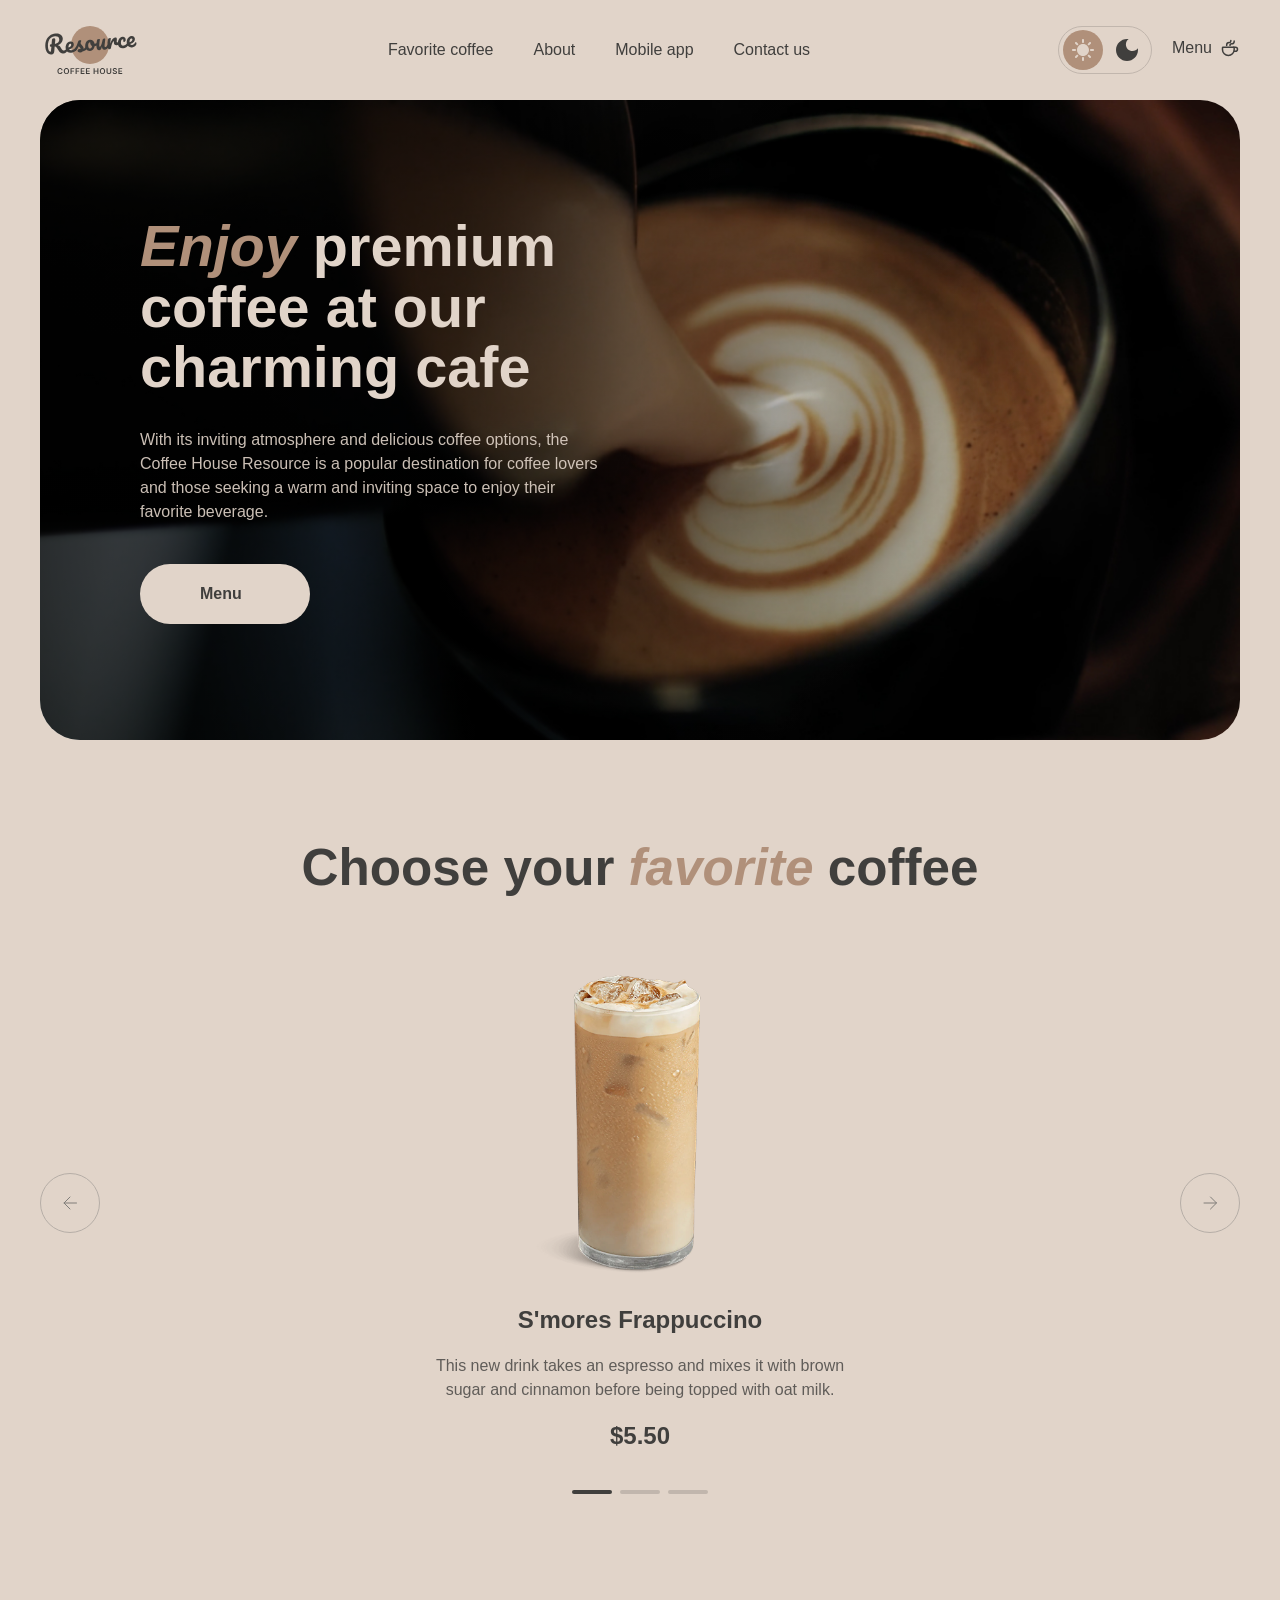
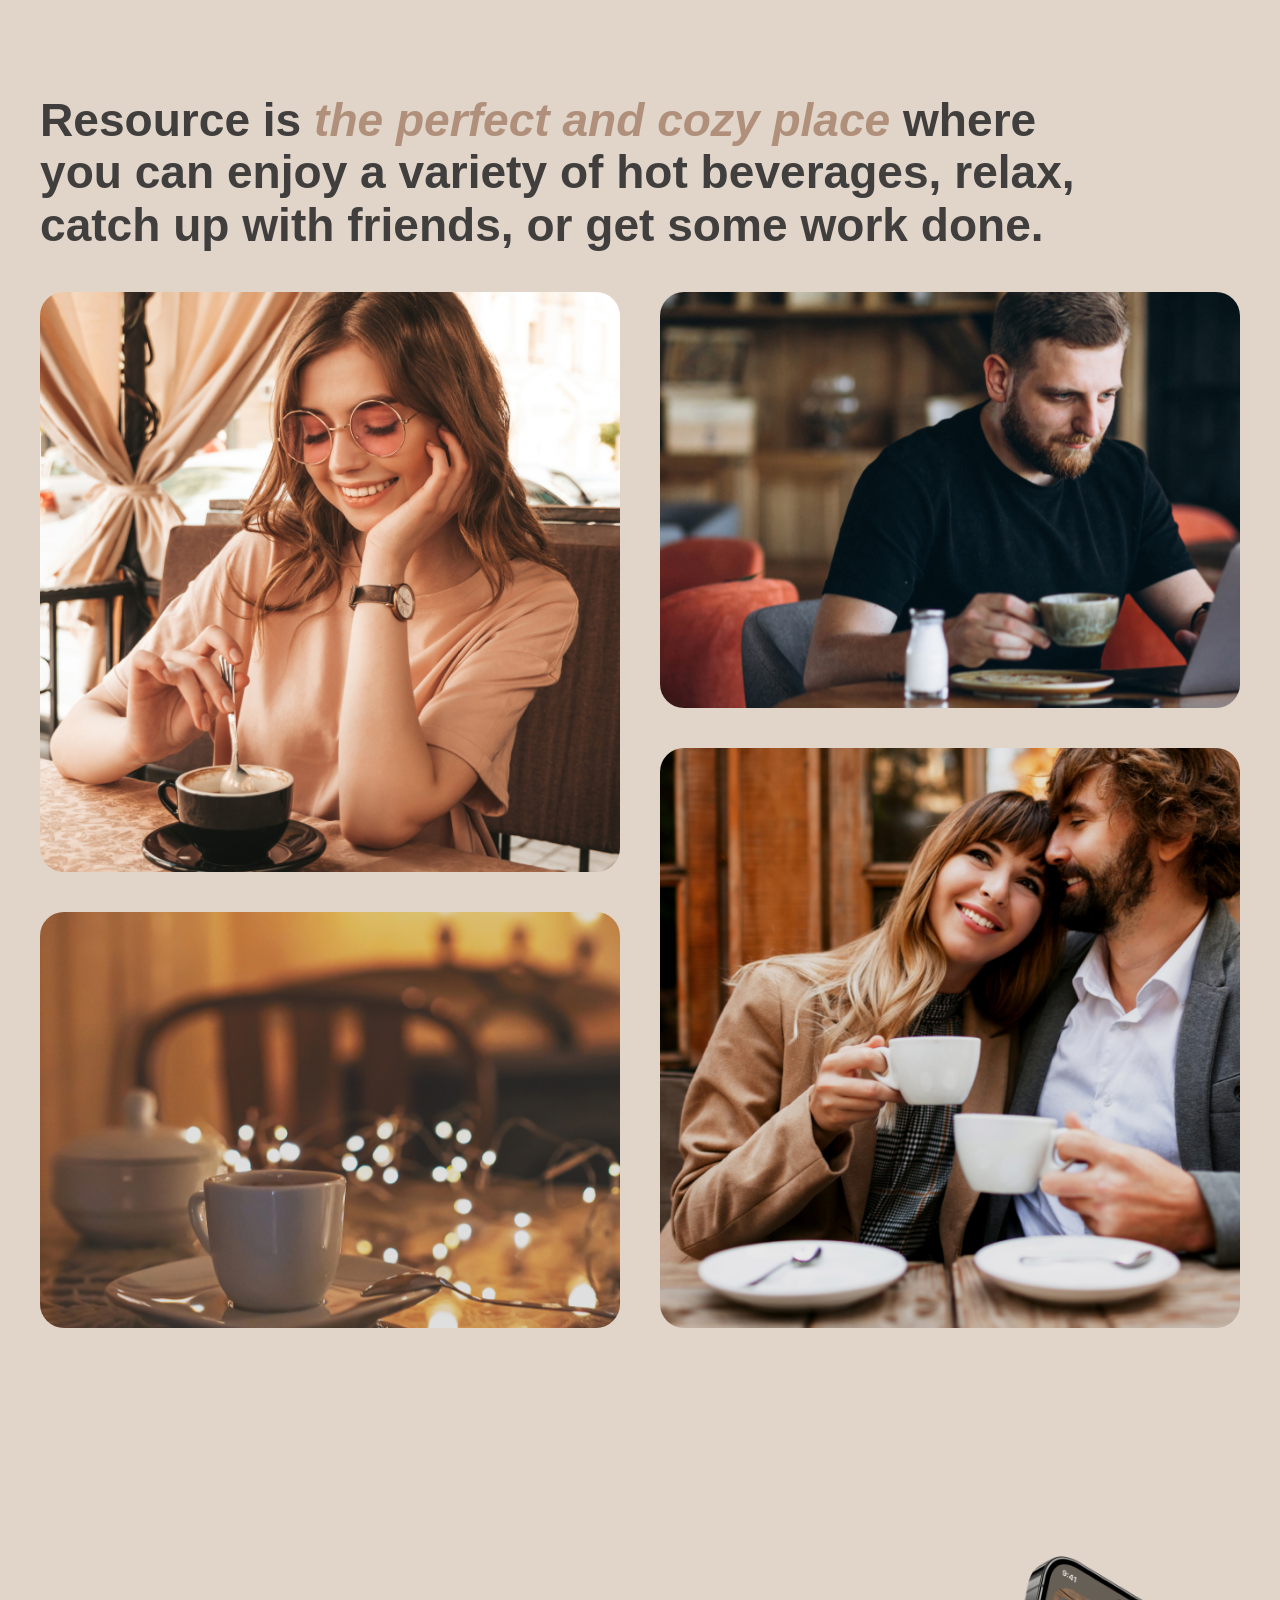
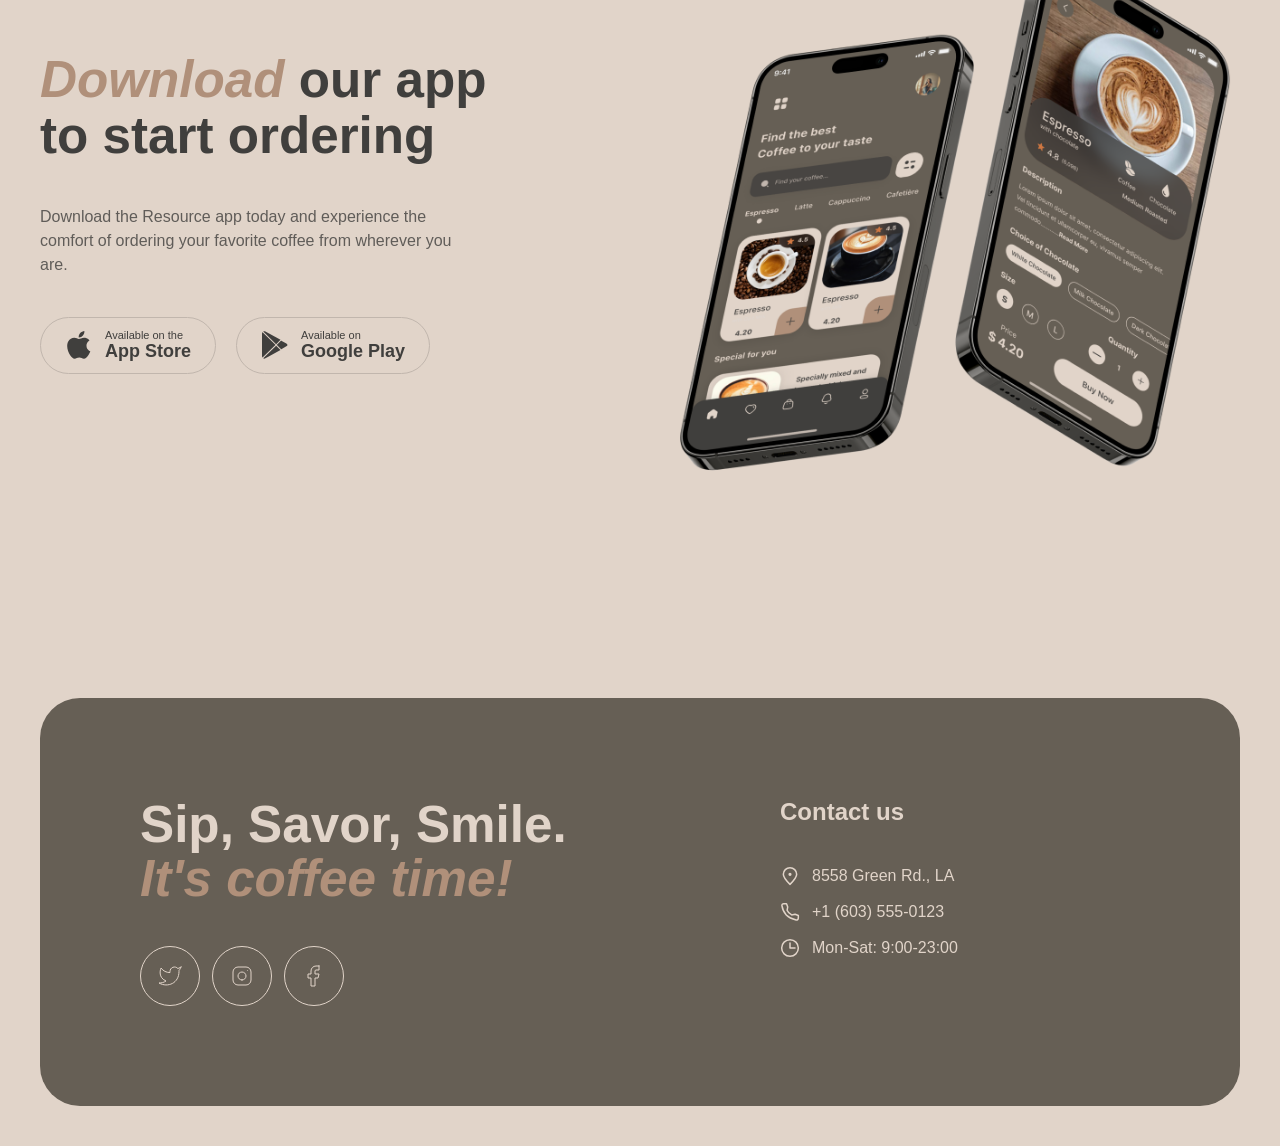
<file: index.html>
<!DOCTYPE html>
<html lang="en">
<head>
  <meta charset="UTF-8">
  <meta name="viewport" content="width=device-width, initial-scale=1.0">
  <title>Coffee House</title>
  <link rel="icon" type="image/svg+xml" href="./img/logo-dark.svg">
  <link rel="stylesheet" href="css/style.css">
</head>
<body>
  <header class="header">
    <div class="container header__container">

      <!-- Логотип -->
      <a href="#" class="header__logo logo" aria-label="Coffee House — на главную">
  <img
    class="logo__image"
    src="./img/logo-light.svg"
    alt="Coffee House"
    width="100"
    height="60"
  >
</a>

      <!-- Основная навигация -->
      <nav class="header__nav" aria-label="Основная навигация">
        <ul class="header__list">
          <li class="header__item">
            <a href="./#slider" class="header__link">Favorite coffee</a>
          </li>
          <li class="header__item">
            <a href="./#about" class="header__link">About</a>
          </li>
          <li class="header__item">
            <a href="./#app" class="header__link">Mobile app</a>
          </li>
          <li class="header__item">
            <a href="./#contacts" class="header__link">Contact us</a>
          </li>
          <li class="header__item header__item--mobile">
            <a href="menu.html" class="header__link">
            Menu<span class="header__nav-icon" aria-hidden="true"></span>
            </a>
          </li>
        </ul>
      </nav>

      <!-- Действия справа -->
      <div class="header__actions">

  <!-- 1. Переключатель темы -->
  <button class="theme-toggle" type="button" aria-label="Переключить светлую и тёмную тему">
    <span class="theme-toggle__icon theme-toggle__icon--sun" aria-hidden="true"></span>
    <span class="theme-toggle__icon theme-toggle__icon--moon" aria-hidden="true"></span>
  </button>

  <!-- 2. Кнопка Menu с чашкой (видна только на десктопе > 768px) -->
<a href="menu.html" class="menu-link">
  <span class="menu-link__text">Menu</span>
  <span class="menu-link__icon" aria-hidden="true"></span>
</a>

  <!-- 3. Круглая кнопка-бургер (видна только ≤ 768px) -->
  <button class="burger" type="button" aria-label="Открыть меню" aria-expanded="false" aria-controls="mobile-menu">
    <span class="burger__lines" aria-hidden="true"></span>
  </button>

</div>
    </div>
  </header>
  <main class="main">
    <section class="hero">
      <div class="container">
        <div class="hero__container">
          <img class="hero__bg" src="./img/hero-coffee.png" alt="" width="1440" height="640" aria-hidden="true">
          <div class="hero__overlay" aria-hidden="true"></div>

          <div class="hero__content">
            <h1 class="hero__title">
              <em class="hero__title-accent">Enjoy</em> premium<br>
              coffee at our<br>
              charming cafe
            </h1>

            <p class="hero__text">
              With its inviting atmosphere and delicious coffee options, the Coffee
              House Resource is a popular destination for coffee lovers and those
              seeking a warm and inviting space to enjoy their favorite beverage.
            </p>

            <a href="menu.html" class="btn hero__btn">
  <span class="btn__text">Menu</span>
  <img class="btn__icon" src="./img/icons/coffee-cup.svg" alt="" width="20" height="20">
</a>
          </div>
        </div>
      </div>
    </section>
<section class="slider container" id="slider">
  <h2 class="slider__title">
    Choose your <em>favorite</em> coffee
  </h2>

  <div class="slider__wrapper">

    <!-- Стрелка назад -->
    <button class="slider__arrow slider__arrow--prev" type="button" aria-label="Предыдущий слайд">
      <img class="slider__arrow-icon" src="./img/icons/arrow-left.svg" alt="" width="24" height="24">
    </button>

    <!-- Область просмотра слайдов -->
    <div class="slider__viewport">
      <ul class="slider__track">

        <!-- Слайд 1 -->
        <li class="slider__slide" data-slide="0">
          <img
            class="slider__image"
            src="./img/slider/smores-frappuccino.png"
            alt="S'mores Frappuccino"
            width="330"
            height="530"
          >
          <h3 class="slider__name">S'mores Frappuccino</h3>
          <p class="slider__desc">
            This new drink takes an espresso and mixes it with brown
            sugar and cinnamon before being topped with oat milk.
          </p>
          <span class="slider__price">$5.50</span>
        </li>

        <!-- Слайд 2 -->
        <li class="slider__slide" data-slide="1">
          <img
            class="slider__image"
            src="./img/slider/caramel-macchiato.png"
            alt="Caramel Macchiato"
            width="330"
            height="530"
          >
          <h3 class="slider__name">Caramel Macchiato</h3>
          <p class="slider__desc">
            Freshly steamed milk with vanilla-flavored syrup marked
            with espresso and topped with a caramel drizzle.
          </p>
          <span class="slider__price">$4.80</span>
        </li>

        <!-- Слайд 3 -->
        <li class="slider__slide" data-slide="2">
          <img
            class="slider__image"
            src="./img/slider/caffe-latte.png"
            alt="Caffe Latte"
            width="330"
            height="530"
          >
          <h3 class="slider__name">Caffe Latte</h3>
          <p class="slider__desc">
            Rich, full-bodied espresso in steamed milk, lightly
            topped with foam and a dusting of cocoa.
          </p>
          <span class="slider__price">$4.20</span>
        </li>

      </ul>
    </div>

    <!-- Стрелка вперёд -->
        <button class="slider__arrow slider__arrow--next" type="button" aria-label="Следующий слайд">
      <img class="slider__arrow-icon" src="./img/icons/arrow-right.svg" alt="" width="24" height="24">
    </button>

  </div>

  <!-- Точки-индикаторы -->
<div class="slider__dots">
  <button
    class="slider__dot slider__dot--active"
    type="button"
    aria-label="Показать слайд 1"
    aria-current="true"
    data-dot="0"
  ></button>
  <button
    class="slider__dot"
    type="button"
    aria-label="Показать слайд 2"
    data-dot="1"
  ></button>
  <button
    class="slider__dot"
    type="button"
    aria-label="Показать слайд 3"
    data-dot="2"
  ></button>
</div>
</section>
<section class="about container" id="about">
  <h2 class="about__title">
    Resource is <em>the perfect and cozy place</em> where
    you can enjoy a variety of hot beverages, relax,
    catch up with friends, or get some work done.
  </h2>

  <div class="about__gallery">

    <!-- Левая колонка -->
    <div class="about__column about__column--left">
      <div class="about__image about__image--tall">
        <img
          src="./img/about/girl-coffee.jpg"
          alt="Woman enjoying coffee in a cozy cafe"
          width="600" height="600"
        >
      </div>
      <div class="about__image about__image--short">
        <img
          src="./img/about/cup-table.jpg"
          alt="Cup of coffee on a wooden table with lights"
          width="600" height="430"
        >
      </div>
    </div>

    <!-- Правая колонка -->
    <div class="about__column about__column--right">
      <div class="about__image about__image--short">
        <img
          src="./img/about/man-laptop.jpg"
          alt="Man drinking coffee while working on a laptop"
          width="600" height="430"
        >
      </div>
      <div class="about__image about__image--tall">
        <img
          src="./img/about/couple-coffee.jpg"
          alt="Couple enjoying coffee together"
          width="600" height="600"
        >
      </div>
    </div>

  </div>
</section>
<section class="app container" id="app">
  <div class="app__content">

    <h2 class="app__title">
      <em>Download</em> our app<br>
      to start ordering
    </h2>

    <p class="app__text">
      Download the Resource app today and experience the comfort
      of ordering your favorite coffee from wherever you are.
    </p>

    <div class="app__stores">

      <!-- App Store -->
      <a href="#" class="app__store-btn" aria-label="Download on the App Store">
        <span class="app__store-icon app__store-icon--apple" aria-hidden="true"></span>
        <span class="app__store-text">
          <span class="app__store-label">Available on the</span>
          <span class="app__store-name">App Store</span>
        </span>
      </a>

      <!-- Google Play -->
      <a href="#" class="app__store-btn" aria-label="Get it on Google Play">
        <span class="app__store-icon app__store-icon--google" aria-hidden="true"></span>
        <span class="app__store-text">
          <span class="app__store-label">Available on</span>
          <span class="app__store-name">Google Play</span>
        </span>
      </a>

    </div>
  </div>

  <div class="app__mockup">
    <img
      class="app__mockup-image"
      src="./img/app/phones-mockup.png"
      alt="Resource app on iPhone"
      width="640"
      height="640"
    >
  </div>
</section>
  </main>
<footer class="footer" id="contacts">
  <div class="container">
    <div class="footer__container">

      <div class="footer__left">
        <h2 class="footer__slogan">
          Sip, Savor, Smile.<br>
          <em class="footer__slogan-accent">It's coffee time!</em>
        </h2>

        <ul class="footer__socials">
          <li class="footer__social-item">
            <a href="#" class="footer__social-link" aria-label="Twitter">
              <img src="./img/icons/social-twitter.svg" alt="" width="24" height="24">
            </a>
          </li>
          <li class="footer__social-item">
            <a href="#" class="footer__social-link" aria-label="Instagram">
              <img src="./img/icons/social-instagram.svg" alt="" width="24" height="24">
            </a>
          </li>
          <li class="footer__social-item">
            <a href="#" class="footer__social-link" aria-label="Facebook">
              <img src="./img/icons/social-facebook.svg" alt="" width="24" height="24">
            </a>
          </li>
        </ul>
      </div>

      <div class="footer__right">
        <h3 class="footer__heading">Contact us</h3>

        <ul class="footer__contacts">
          <li class="footer__contact-item">
            <img class="footer__contact-icon" src="./img/icons/contact-pin.svg" alt="" width="20" height="20">
            <a href="https://maps.google.com/?q=8558+Green+Rd,+LA" target="_blank" rel="noopener" class="footer__contact-text footer__contact-link">8558 Green Rd., LA</a>
          </li>
          <li class="footer__contact-item">
            <img class="footer__contact-icon" src="./img/icons/contact-phone.svg" alt="" width="20" height="20">
            <a href="tel:+16035550123" class="footer__contact-text footer__contact-link">+1 (603) 555-0123</a>
          </li>
          <li class="footer__contact-item">
            <img class="footer__contact-icon" src="./img/icons/contact-clock.svg" alt="" width="20" height="20">
            <a href="#" class="footer__contact-text footer__contact-link">Mon-Sat: 9:00-23:00</a>
          </li>
        </ul>
      </div>

    </div>
  </div>
</footer>
<script src="./js/script.js" defer></script>
</body>
</html>
</file>
<file: css/style.css>
@charset "UTF-8";
/*! modern-normalize v3.0.1 | MIT License | https://github.com/sindresorhus/modern-normalize */
/*
Document
========
*/
/**
Use a better box model (opinionated).
*/
*,
::before,
::after {
  box-sizing: border-box;
}

html {
  /* Improve consistency of default fonts in all browsers. (https://github.com/sindresorhus/modern-normalize/issues/3) */
  font-family: system-ui, "Segoe UI", Roboto, Helvetica, Arial, sans-serif, "Apple Color Emoji", "Segoe UI Emoji";
  line-height: 1.15; /* 1. Correct the line height in all browsers. */
  -webkit-text-size-adjust: 100%; /* 2. Prevent adjustments of font size after orientation changes in iOS. */
  tab-size: 4; /* 3. Use a more readable tab size (opinionated). */
}

/*
Sections
========
*/
body {
  margin: 0; /* Remove the margin in all browsers. */
}

/*
Text-level semantics
====================
*/
/**
Add the correct font weight in Chrome and Safari.
*/
b,
strong {
  font-weight: bolder;
}

/**
1. Improve consistency of default fonts in all browsers. (https://github.com/sindresorhus/modern-normalize/issues/3)
2. Correct the odd 'em' font sizing in all browsers.
*/
code,
kbd,
samp,
pre {
  font-family: ui-monospace, SFMono-Regular, Consolas, "Liberation Mono", Menlo, monospace; /* 1 */
  font-size: 1em; /* 2 */
}

/**
Add the correct font size in all browsers.
*/
small {
  font-size: 80%;
}

/**
Prevent 'sub' and 'sup' elements from affecting the line height in all browsers.
*/
sub,
sup {
  font-size: 75%;
  line-height: 0;
  position: relative;
  vertical-align: baseline;
}

sub {
  bottom: -0.25em;
}

sup {
  top: -0.5em;
}

/*
Tabular data
============
*/
/**
Correct table border color inheritance in Chrome and Safari. (https://issues.chromium.org/issues/40615503, https://bugs.webkit.org/show_bug.cgi?id=195016)
*/
table {
  border-color: currentcolor;
}

/*
Forms
=====
*/
/**
1. Change the font styles in all browsers.
2. Remove the margin in Firefox and Safari.
*/
button,
input,
optgroup,
select,
textarea {
  font-family: inherit; /* 1 */
  font-size: 100%; /* 1 */
  line-height: 1.15; /* 1 */
  margin: 0; /* 2 */
}

/**
Correct the inability to style clickable types in iOS and Safari.
*/
button,
[type=button],
[type=reset],
[type=submit] {
  -webkit-appearance: button;
}

/**
Remove the padding so developers are not caught out when they zero out 'fieldset' elements in all browsers.
*/
legend {
  padding: 0;
}

/**
Add the correct vertical alignment in Chrome and Firefox.
*/
progress {
  vertical-align: baseline;
}

/**
Correct the cursor style of increment and decrement buttons in Safari.
*/
::-webkit-inner-spin-button,
::-webkit-outer-spin-button {
  height: auto;
}

/**
1. Correct the odd appearance in Chrome and Safari.
2. Correct the outline style in Safari.
*/
[type=search] {
  -webkit-appearance: textfield; /* 1 */
  outline-offset: -2px; /* 2 */
}

/**
Remove the inner padding in Chrome and Safari on macOS.
*/
::-webkit-search-decoration {
  -webkit-appearance: none;
}

/**
1. Correct the inability to style clickable types in iOS and Safari.
2. Change font properties to 'inherit' in Safari.
*/
::-webkit-file-upload-button {
  -webkit-appearance: button; /* 1 */
  font: inherit; /* 2 */
}

/*
Interactive
===========
*/
/*
Add the correct display in Chrome and Safari.
*/
summary {
  display: list-item;
}

h1 {
  font-size: clamp(28px, 5vw, 72px);
  font-weight: 600;
  line-height: 1.05;
  margin: 0;
}

h2 {
  font-size: clamp(26px, 4vw, 60px);
  font-weight: 600;
  line-height: 1.1;
  margin: 0;
}

h3 {
  font-size: 24px;
  font-weight: 600;
  margin: 0;
}

p {
  font-size: 16px;
  line-height: 1.5;
  margin: 0;
}

em {
  font-style: italic;
  font-weight: 600;
  color: var(--text-accent);
}

html {
  scroll-behavior: smooth;
}

body {
  display: flex;
  flex-direction: column;
  min-height: 100vh;
  font-family: "Inter", sans-serif;
  background: var(--bg-page);
  color: var(--text-primary);
  transition: background 0.3s ease, color 0.3s ease;
}

body.no-scroll {
  overflow: hidden;
  touch-action: none;
}

main {
  flex: 1 0 auto;
}

header,
footer {
  flex: 0 0 auto;
}

.container {
  width: 100%;
  max-width: 1360px;
  margin: 0 auto;
  padding-inline: 40px;
}

@media (max-width: 768px) {
  .container {
    padding-inline: 24px;
  }
}
@media (max-width: 380px) {
  .container {
    padding-inline: 16px;
  }
}
img {
  max-width: 100%;
  height: auto;
  display: block;
}

ul {
  list-style: none;
  margin: 0;
  padding: 0;
}

a {
  color: inherit;
  text-decoration: none;
}

button {
  font: inherit;
  cursor: pointer;
  background: none;
  border: none;
  color: inherit;
}

section[id] {
  scroll-margin-top: 100px;
}

/* ============ LIGHT THEME (по умолчанию) ============ */
:root,
[data-theme=light] {
  /* Text */
  --text-primary: #403F3D;
  --text-inverse: #E1D4C9;
  --text-accent: #B0907A;
  /* Background */
  --bg-page: #E1D4C9;
  --bg-container: #665F55;
  --bg-overlay: rgba(64, 63, 61, 0.8); /* #403F3D @ 80% */
  /* Border */
  --border-primary: #C1B6AD;
  --border-inverse: #B6AEA7;
  /* Inverse surface — для активных pill-кнопок и т.п. */
  --surface-inverse: #403F3D;
  --on-surface-inverse: #E1D4C9;
  --icon-on-surface: #E1D4C9;
  /* Алиасы для удобства */
  --bg: var(--bg-page);
  --text: var(--text-primary);
  --accent: var(--text-accent);
  --border: var(--border-primary);
}

/* ============ DARK THEME ============ */
[data-theme=dark] {
  /* Text */
  --text-primary: #E1D4C9;
  --text-inverse: #E1D4C9;
  --text-accent: #B0907A;
  /* Background */
  --bg-page: #292826;
  --bg-container: rgba(64, 63, 61, 0.3); /* #403F3D @ 30% */
  --bg-overlay: rgba(41, 40, 38, 0.8); /* #292826 @ 80% */
  /* Border */
  --border-primary: #665F55;
  --border-inverse: #C1B6AD;
  /* Inverse surface */
  --surface-inverse: #E1D4C9;
  --on-surface-inverse: #403F3D;
  --icon-on-surface: #403F3D;
  /* Алиасы */
  --bg: var(--bg-page);
  --text: var(--text-primary);
  --accent: var(--text-accent);
  --border: var(--border-primary);
}

.header {
  position: sticky;
  top: 0;
  z-index: 100;
  padding-block: 20px;
  background: var(--bg-page);
  transition: background 0.3s ease;
}
.header__container {
  display: flex;
  align-items: center;
  justify-content: space-between;
  gap: 40px;
}
.header__logo {
  flex-shrink: 0;
  display: flex;
  align-items: center;
  transition: opacity 0.2s ease;
}
.header__logo:hover, .header__logo:focus-visible {
  opacity: 0.7;
}
.header__nav {
  flex: 1;
  display: flex;
  justify-content: center;
}
.header__list {
  display: flex;
  align-items: center;
  gap: 40px;
}
.header__item--mobile {
  display: none;
}
.header__link {
  position: relative;
  font-size: 16px;
  font-weight: 500;
  color: var(--text-primary);
  transition: color 0.2s ease;
}
.header__link::after {
  content: "";
  position: absolute;
  left: 0;
  bottom: -4px;
  width: 100%;
  height: 1px;
  background: var(--text-primary);
  transform: scaleX(0);
  transform-origin: left;
  transition: transform 0.3s ease;
}
.header__link:hover::after, .header__link:focus-visible::after {
  transform: scaleX(1);
}
.header__actions {
  display: flex;
  align-items: center;
  gap: 20px;
  flex-shrink: 0;
}

.logo__image {
  display: block;
  width: 100px;
  height: auto;
  transition: opacity 0.3s ease;
}

[data-theme=dark] .logo__image {
  content: url("../img/logo-dark.svg");
}

.theme-toggle {
  position: relative;
  display: inline-flex;
  align-items: center;
  gap: 4px;
  height: 48px;
  padding: 4px;
  border: 1px solid var(--border-primary);
  border-radius: 100px;
  background: var(--bg-page);
  cursor: pointer;
  transition: border-color 0.3s ease, background 0.3s ease;
}
.theme-toggle:hover {
  border-color: var(--text-accent);
}
.theme-toggle__icon {
  position: relative;
  display: flex;
  align-items: center;
  justify-content: center;
  width: 40px;
  height: 40px;
  border-radius: 50%;
  background: transparent;
  transition: background 0.3s ease;
}
.theme-toggle__icon::before {
  content: "";
  display: block;
  width: 22px;
  height: 22px;
  background-color: currentColor;
  -webkit-mask: var(--icon) center/contain no-repeat;
  mask: var(--icon) center/contain no-repeat;
  transition: background-color 0.3s ease;
}
.theme-toggle__icon--sun {
  --icon: url('../img/icons/sun.svg');
  color: var(--text-inverse);
  background: var(--text-accent);
}
.theme-toggle__icon--moon {
  --icon: url('../img/icons/moon.svg');
  color: var(--text-primary);
  background: transparent;
}
.theme-toggle:hover .theme-toggle__icon--moon {
  background: var(--bg-container);
  color: var(--text-inverse);
}
[data-theme=dark] .theme-toggle .theme-toggle__icon--sun {
  background: transparent;
  color: var(--text-primary);
}
[data-theme=dark] .theme-toggle .theme-toggle__icon--moon {
  background: var(--text-accent);
  color: var(--text-inverse);
}
[data-theme=dark] .theme-toggle:hover .theme-toggle__icon--sun {
  background: var(--bg-container);
  color: var(--text-inverse);
}

.menu-link {
  position: relative;
  display: inline-flex;
  align-items: center;
  gap: 8px;
  padding-bottom: 4px;
  font-size: 16px;
  font-weight: 500;
  color: var(--text-primary);
  transition: color 0.2s ease;
}
.menu-link::after {
  content: "";
  position: absolute;
  left: 0;
  right: 0;
  bottom: 0;
  height: 1px;
  background: currentColor;
  transform: scaleX(0);
  transform-origin: left center;
  transition: transform 0.3s ease;
}
.menu-link__text {
  line-height: 1;
}
.menu-link__icon {
  display: inline-block;
  flex-shrink: 0;
  width: 20px;
  height: 20px;
  background-color: currentColor;
  -webkit-mask: url("../img/icons/coffee-cup.svg") center/contain no-repeat;
  mask: url("../img/icons/coffee-cup.svg") center/contain no-repeat;
}
.menu-link:hover::after, .menu-link:focus-visible::after {
  transform: scaleX(1);
}

@media (max-width: 768px) {
  .menu-link {
    display: none;
  }
}
.burger {
  display: none;
  align-items: center;
  justify-content: center;
  width: 44px;
  height: 44px;
  padding: 0;
  border-radius: 50%;
  color: var(--text-primary);
  transition: background 0.2s ease, color 0.2s ease;
}
.burger:hover, .burger:focus-visible {
  background: var(--bg-container);
  color: var(--text-inverse);
}
.burger__icon {
  display: flex;
  align-items: center;
  justify-content: center;
}
.burger__icon svg {
  display: block;
}
.burger__icon--open {
  display: none;
}
.burger__icon--close {
  display: flex;
}
.burger[aria-expanded=true] .burger__icon--open {
  display: flex;
}
.burger[aria-expanded=true] .burger__icon--close {
  display: none;
}

.burger {
  position: relative;
  display: none;
  align-items: center;
  justify-content: center;
  width: 44px;
  height: 44px;
  padding: 0;
  border: 1px solid var(--border-primary);
  border-radius: 50%;
  background: transparent;
  color: var(--text-primary);
  transition: background 0.3s ease, border-color 0.3s ease, color 0.3s ease;
}
.burger:hover, .burger:focus-visible {
  border-color: var(--text-accent);
  background: var(--bg-container);
  color: var(--text-inverse);
}
.burger__lines {
  position: absolute;
  top: 50%;
  left: 50%;
  width: 16px;
  transform: translate(-50%, -50%);
  border-radius: 2px;
  background: currentColor;
  transition: background 0.3s ease, transform 0.3s ease;
}
.burger__lines::before {
  content: "";
  position: absolute;
  left: 0;
  top: -5px;
  width: 100%;
  height: 2px;
  border-radius: 2px;
  background: currentColor;
  transition: transform 0.3s ease, top 0.3s ease;
}
.burger__lines::after {
  content: "";
  position: absolute;
  left: 0;
  top: 5px;
  width: 100%;
  height: 2px;
  border-radius: 2px;
  background: currentColor;
  transition: transform 0.3s ease, top 0.3s ease;
}
.burger[aria-expanded=true] .burger__lines {
  background: transparent;
}
.burger[aria-expanded=true] .burger__lines::before {
  top: 0;
  transform: rotate(45deg);
}
.burger[aria-expanded=true] .burger__lines::after {
  top: 0;
  transform: rotate(-45deg);
}

@media (max-width: 768px) {
  .header__container {
    gap: 20px;
  }
  .header__actions {
    gap: 16px;
  }
  .header__nav-icon {
    display: inline-block;
    vertical-align: middle;
    margin-left: 8px;
    width: 20px;
    height: 20px;
    background-color: currentColor;
    -webkit-mask: url("../img/icons/coffee-cup.svg") center/contain no-repeat;
    mask: url("../img/icons/coffee-cup.svg") center/contain no-repeat;
  }
  .header__nav {
    position: fixed;
    inset: 0;
    z-index: -1;
    display: flex;
    align-items: center;
    justify-content: center;
    padding: 100px 24px 40px;
    background: var(--bg-page);
    overflow-y: auto;
    transform: translateX(100%);
    transition: transform 0.3s ease;
  }
  .header__nav.is-open {
    transform: translateX(0);
  }
  .header__list {
    flex-direction: column;
    gap: 24px;
    text-align: center;
  }
  .header__item--mobile {
    display: block;
  }
  .header__link {
    font-size: 24px;
    font-weight: 500;
  }
  .header__link::after {
    display: none;
  }
  .burger {
    display: inline-flex;
  }
}
@media (max-width: 380px) {
  .header {
    padding-block: 16px;
  }
}
.hero__container {
  position: relative;
  display: flex;
  flex-direction: column;
  justify-content: center;
  min-height: 640px;
  padding: 100px;
  overflow: hidden;
  border-radius: 40px;
}
.hero__bg {
  position: absolute;
  inset: 0;
  width: 100%;
  height: 100%;
  object-fit: cover;
  z-index: 0;
}
.hero__overlay {
  position: absolute;
  inset: 0;
  z-index: 1;
  background: linear-gradient(90deg, rgba(0, 0, 0, 0.75) 0%, rgba(0, 0, 0, 0.55) 35%, rgba(0, 0, 0, 0.15) 65%, rgba(0, 0, 0, 0) 85%);
}
.hero__content {
  position: relative;
  z-index: 2;
  display: flex;
  flex-direction: column;
  gap: 30px;
  max-width: 530px;
  color: var(--text-inverse);
}
.hero__title {
  font-size: clamp(38px, 4.5vw, 64px);
  font-weight: 600;
  line-height: 1.05;
  color: var(--text-inverse);
}
.hero__title-accent {
  font-style: italic;
  font-weight: 600;
  color: var(--text-accent);
}
.hero__text {
  font-size: 16px;
  line-height: 1.5;
  color: var(--text-inverse);
  opacity: 0.9;
  max-width: 460px;
}
.hero__btn {
  align-self: flex-start;
  margin-top: 10px;
}

@media (max-width: 768px) {
  .hero__container {
    min-height: 540px;
    padding: 60px 40px;
  }
  .hero__content, .hero__text {
    max-width: 100%;
  }
}
@media (max-width: 380px) {
  .hero__container {
    min-height: 460px;
    padding: 40px 24px;
  }
  .hero__title {
    font-size: clamp(32px, 8vw, 42px);
  }
}
.btn {
  display: inline-flex;
  align-items: center;
  justify-content: center;
  gap: 8px;
  padding: 20px 60px;
  font-size: 16px;
  font-weight: 600;
  line-height: 1;
  color: var(--text-primary);
  background: var(--bg-page);
  border: none;
  border-radius: 100px;
  cursor: pointer;
  transition: background 0.3s ease, color 0.3s ease;
}
.btn__text {
  display: inline-block;
  transition: transform 0.3s ease;
}
.btn__icon {
  display: block;
  width: 20px;
  height: 20px;
  width: 0;
  margin-left: 0;
  opacity: 0;
  transform: translateX(-8px);
  transition: width 0.3s ease, margin-left 0.3s ease, opacity 0.3s ease, transform 0.3s ease;
}
.btn:hover, .btn:focus-visible {
  background: var(--text-inverse);
  color: var(--on-surface-inverse);
}
.btn:hover .btn__icon, .btn:focus-visible .btn__icon {
  width: 20px;
  margin-left: 4px;
  opacity: 1;
  transform: translateX(0);
}

.slider {
  padding-block: 100px;
}
.slider__title {
  text-align: center;
  margin-bottom: 60px;
  font-size: clamp(32px, 4vw, 60px);
  font-weight: 600;
  line-height: 1.1;
  color: var(--text-primary);
}
.slider__title em {
  font-style: italic;
  font-weight: 600;
  color: var(--text-accent);
}
.slider__wrapper {
  display: flex;
  align-items: center;
  justify-content: space-between;
  gap: 40px;
}
.slider__arrow {
  display: flex;
  align-items: center;
  justify-content: center;
  flex-shrink: 0;
  width: 60px;
  height: 60px;
  padding: 0;
  background: transparent;
  border: 1px solid var(--border-inverse);
  border-radius: 50%;
  cursor: pointer;
  transition: background 0.3s ease, border-color 0.3s ease;
}
.slider__arrow-icon {
  display: block;
  width: 24px;
  height: 24px;
  filter: brightness(2);
  transition: filter 0.3s ease;
}
.slider__arrow:hover, .slider__arrow:focus-visible {
  background: var(--bg-container);
  border-color: var(--bg-container);
}
.slider__arrow:hover .slider__arrow-icon, .slider__arrow:focus-visible .slider__arrow-icon {
  filter: invert(1) brightness(2);
}
.slider__viewport {
  flex: 1;
  max-width: 480px;
  margin-inline: auto;
  overflow: hidden;
}
.slider__track {
  display: flex;
  transition: transform 0.3s ease;
}
.slider__slide {
  flex: 0 0 100%;
  display: flex;
  flex-direction: column;
  align-items: center;
  text-align: center;
  gap: 20px;
}
.slider__image {
  width: 100%;
  max-width: 330px;
  height: auto;
  object-fit: contain;
}
.slider__name {
  font-size: 24px;
  font-weight: 600;
  color: var(--text-primary);
}
.slider__desc {
  font-size: 16px;
  line-height: 1.5;
  color: var(--text-primary);
  opacity: 0.8;
  max-width: 420px;
}
.slider__price {
  font-size: 24px;
  font-weight: 600;
  color: var(--text-primary);
}
.slider__dots {
  display: flex;
  justify-content: center;
  gap: 8px;
  margin-top: 40px;
}
.slider__dot {
  width: 40px;
  height: 4px;
  padding: 0;
  border: none;
  border-radius: 2px;
  background: var(--border-primary);
  cursor: pointer;
  transition: background 0.3s ease, width 0.3s ease;
}
.slider__dot:hover, .slider__dot:focus-visible {
  background: var(--text-accent);
}
.slider__dot--active {
  background: var(--text-primary);
}

@media (max-width: 768px) {
  .slider {
    padding-block: 60px;
  }
  .slider__title {
    margin-bottom: 40px;
  }
  .slider__wrapper {
    gap: 20px;
  }
  .slider__arrow {
    display: none;
    width: 48px;
    height: 48px;
  }
  .slider__arrow svg {
    width: 20px;
    height: 20px;
  }
  .slider__image {
    max-width: 260px;
  }
  .slider__name {
    font-size: 20px;
  }
  .slider__price {
    font-size: 20px;
  }
}
@media (max-width: 380px) {
  .slider {
    padding-block: 40px;
  }
  .slider__wrapper {
    flex-direction: column-reverse;
    gap: 24px;
  }
  .slider__viewport {
    max-width: 100%;
  }
  .slider__image {
    max-width: 220px;
  }
  .slider__desc {
    font-size: 14px;
  }
}
.about {
  padding-block: 100px;
}
.about__title {
  font-size: clamp(28px, 3.6vw, 60px);
  font-weight: 600;
  line-height: 1.15;
  color: var(--text-primary);
  max-width: 1060px;
  margin-bottom: 40px;
}
.about__title em {
  font-style: italic;
  font-weight: 600;
  color: var(--text-accent);
}
.about__gallery {
  display: grid;
  grid-template-columns: 1fr 1fr;
  gap: 40px;
}
.about__column {
  display: flex;
  flex-direction: column;
  gap: 40px;
}
.about__image {
  position: relative;
  overflow: hidden;
  border-radius: 24px;
  cursor: pointer;
}
.about__image--tall {
  aspect-ratio: 1/1;
}
.about__image--short {
  aspect-ratio: 600/430;
}
.about__image img {
  width: 100%;
  height: 100%;
  object-fit: cover;
  display: block;
  transform: scale(1.1);
  transform-origin: center center;
  will-change: transform;
  transition: transform 0.3s ease;
}
.about__image:hover img {
  transform: scale(1);
}

@media (max-width: 768px) {
  .about {
    padding-block: 60px;
  }
  .about__title {
    margin-bottom: 32px;
  }
  .about__gallery {
    gap: 24px;
  }
  .about__column {
    gap: 24px;
  }
}
@media (max-width: 380px) {
  .about {
    padding-block: 40px;
  }
  .about__gallery {
    grid-template-columns: 1fr;
    gap: 20px;
  }
  .about__column {
    gap: 20px;
  }
  .about__image--tall {
    aspect-ratio: 4/3;
  }
  .about__image--short {
    aspect-ratio: 4/3;
  }
}
.app {
  display: flex;
  align-items: center;
  justify-content: space-between;
  gap: 60px;
  padding-block: 100px;
}
.app__content {
  display: flex;
  flex-direction: column;
  gap: 40px;
  flex: 1 1 480px;
  min-width: 0;
  max-width: 630px;
}
.app__title {
  font-size: clamp(32px, 4vw, 60px);
  font-weight: 600;
  line-height: 1.1;
  color: var(--text-primary);
}
.app__title em {
  font-style: italic;
  font-weight: 600;
  color: var(--text-accent);
}
.app__text {
  font-size: 16px;
  line-height: 1.5;
  color: var(--text-primary);
  opacity: 0.8;
  max-width: 420px;
}
.app__stores {
  display: flex;
  flex-wrap: wrap;
  gap: 20px;
}
.app__store-btn {
  display: inline-flex;
  align-items: center;
  gap: 12px;
  padding: 11px 24px;
  background: transparent;
  border: 1px solid var(--border-primary);
  border-radius: 100px;
  color: var(--text-primary);
  transition: background 0.3s ease, border-color 0.3s ease, color 0.3s ease;
}
.app__store-btn:hover, .app__store-btn:focus-visible {
  background: var(--bg-container);
  border-color: var(--bg-container);
  color: var(--text-inverse);
}
.app__store-icon {
  display: block;
  width: 28px;
  height: 28px;
  flex-shrink: 0;
}
.app__store-icon::before {
  content: "";
  display: block;
  width: 100%;
  height: 100%;
  background-color: currentColor;
  -webkit-mask: var(--icon) center/contain no-repeat;
  mask: var(--icon) center/contain no-repeat;
  transition: background-color 0.3s ease;
}
.app__store-icon--apple {
  --icon: url('../img/icons/store-apple.svg');
}
.app__store-icon--google {
  --icon: url('../img/icons/store-google-play.svg');
}
.app__store-text {
  display: flex;
  flex-direction: column;
  line-height: 1.15;
  text-align: left;
}
.app__store-label {
  font-size: 11px;
  font-weight: 400;
}
.app__store-name {
  font-size: 18px;
  font-weight: 600;
}
.app__mockup {
  flex: 1 1 480px;
  min-width: 0;
  max-width: 640px;
  display: flex;
  align-items: center;
  justify-content: center;
}
.app__mockup-image {
  display: block;
  width: 100%;
  height: auto;
  max-width: 640px;
}

@media (max-width: 768px) {
  .app {
    flex-direction: column;
    align-items: stretch;
    gap: 32px;
    padding-block: 60px;
  }
  .app__content {
    flex: 1 1 auto;
    max-width: 100%;
    align-items: flex-start;
    text-align: left;
    gap: 24px;
  }
  .app__title {
    font-size: clamp(28px, 5vw, 44px);
  }
  .app__text {
    max-width: 100%;
  }
  .app__stores {
    justify-content: center;
    flex-wrap: wrap;
  }
  .app__mockup {
    flex: 1 1 auto;
    max-width: 100%;
  }
  .app__mockup-image {
    max-width: 480px;
    margin-inline: auto;
  }
}
@media (max-width: 380px) {
  .app {
    padding-block: 40px;
  }
  .app__title {
    font-size: clamp(26px, 8vw, 36px);
  }
  .app__stores {
    flex-direction: column;
    align-items: stretch;
    width: 100%;
  }
  .app__store-btn {
    justify-content: center;
  }
  .app__mockup-image {
    max-width: 320px;
  }
}
.menu-page {
  padding-block: 20px;
}
.menu-page__title {
  font-size: clamp(28px, 4vw, 60px);
  font-weight: 600;
  line-height: 1.15;
  color: var(--text-primary);
  text-align: center;
  max-width: 900px;
  margin: 0 auto 60px;
}
.menu-page__title em {
  font-style: italic;
  font-weight: 600;
  color: var(--text-accent);
}

.menu-tabs {
  display: flex;
  justify-content: center;
  flex-wrap: wrap;
  gap: 16px;
  margin-bottom: 60px;
}
.menu-tabs__btn {
  display: inline-flex;
  align-items: center;
  gap: 8px;
  padding: 5px 20px 5px 5px;
  font-size: 16px;
  font-weight: 500;
  color: var(--text-primary);
  background: transparent;
  border: 1px solid var(--border-primary);
  border-radius: 100px;
  cursor: pointer;
  transition: background 0.3s ease, border-color 0.3s ease, color 0.3s ease;
}
.menu-tabs__btn:hover, .menu-tabs__btn:focus-visible, .menu-tabs__btn--active {
  color: var(--text-inverse);
  background: var(--bg-container);
  border-color: var(--bg-container);
}
.menu-tabs__btn--active {
  cursor: default;
}
.menu-tabs__icon-wrap {
  display: flex;
  align-items: center;
  justify-content: center;
  flex-shrink: 0;
  width: 32px;
  height: 32px;
  border-radius: 50%;
  background: var(--border-primary);
  transition: background 0.3s ease;
}
.menu-tabs__icon {
  display: block;
  width: 20px;
  height: 20px;
  object-fit: contain;
}
.menu-tabs__label {
  line-height: 1;
}

.menu-panel[hidden] {
  display: none;
}

.menu-grid {
  display: grid;
  grid-template-columns: repeat(4, 1fr);
  gap: 20px;
}

.menu-card {
  display: flex;
  flex-direction: column;
  overflow: hidden;
  border: 1px solid var(--border-primary);
  border-radius: 40px;
  background: transparent;
  transition: border-color 0.3s ease;
}
.menu-card:hover {
  border-color: var(--text-accent);
  cursor: pointer;
}
.menu-card:hover .menu-card__image {
  transform: scale(1);
}
.menu-card__image-wrap {
  position: relative;
  width: 100%;
  aspect-ratio: 1/1;
  overflow: hidden;
  border-radius: 40px;
}
.menu-card__image {
  display: block;
  width: 100%;
  height: 100%;
  object-fit: cover;
  transform: scale(1.1);
  transition: transform 0.3s ease;
}
.menu-card__body {
  display: flex;
  flex-direction: column;
  flex: 1;
  padding: 24px;
  gap: 12px;
}
.menu-card__name {
  font-size: 24px;
  font-weight: 600;
  line-height: 1.2;
  color: var(--text-primary);
}
.menu-card__desc {
  font-size: 16px;
  font-weight: 400;
  line-height: 1.5;
  color: var(--text-primary);
  opacity: 0.8;
  margin-bottom: auto;
}
.menu-card__price {
  font-size: 24px;
  font-weight: 600;
  color: var(--text-primary);
  margin-top: 20px;
}

.menu-more {
  display: flex;
  justify-content: center;
  margin-top: 40px;
}
.menu-more__btn {
  display: inline-flex;
  align-items: center;
  justify-content: center;
  gap: 8px;
  padding: 14px 40px;
  font-size: 16px;
  font-weight: 600;
  color: var(--text-primary);
  background: transparent;
  border: 1px solid var(--border-primary);
  border-radius: 100px;
  cursor: pointer;
  transition: background 0.3s ease, color 0.3s ease, border-color 0.3s ease;
}
.menu-more__btn:hover, .menu-more__btn:focus-visible {
  background: var(--text-primary);
  color: var(--bg-page);
  border-color: var(--text-primary);
}
.menu-more__btn:active {
  transform: scale(0.98);
}

@media (max-width: 1100px) {
  .menu-grid {
    grid-template-columns: repeat(3, 1fr);
  }
  .menu-card__body {
    padding: 20px;
  }
  .menu-card__name {
    font-size: 22px;
  }
  .menu-card__price {
    font-size: 22px;
  }
}
@media (max-width: 768px) {
  .menu-page {
    padding-block: 60px;
  }
  .menu-page__title {
    margin-bottom: 40px;
  }
  .menu-tabs {
    margin-bottom: 40px;
  }
  .menu-tabs__btn {
    padding: 4px 16px 4px 4px;
    font-size: 15px;
  }
  .menu-tabs__icon-wrap {
    width: 28px;
    height: 28px;
  }
  .menu-tabs__icon {
    width: 18px;
    height: 18px;
  }
  .menu-grid {
    grid-template-columns: repeat(2, 1fr);
    gap: 16px;
  }
  .menu-card__body {
    padding: 20px;
    gap: 10px;
  }
  .menu-card__name {
    font-size: 20px;
  }
  .menu-card__desc {
    font-size: 15px;
  }
  .menu-card__price {
    font-size: 20px;
    margin-top: 16px;
  }
  .menu-more {
    margin-top: 32px;
  }
  .menu-more__btn {
    padding: 12px 32px;
    font-size: 15px;
  }
}
@media (max-width: 580px) {
  .menu-grid {
    grid-template-columns: 1fr;
    gap: 20px;
  }
}
@media (max-width: 380px) {
  .menu-page {
    padding-block: 40px;
  }
  .menu-page__title {
    font-size: clamp(24px, 7vw, 32px);
    margin-bottom: 32px;
  }
  .menu-tabs {
    gap: 8px;
    margin-bottom: 32px;
  }
  .menu-tabs__btn {
    font-size: 14px;
  }
  .menu-tabs__icon-wrap {
    width: 24px;
    height: 24px;
  }
  .menu-tabs__icon {
    width: 16px;
    height: 16px;
  }
  .menu-card {
    max-width: 400px;
    margin-inline: auto;
    width: 100%;
  }
}
.menu-card[hidden],
.menu-more__btn[hidden],
.menu-panel[hidden] {
  display: none;
}

.modal {
  position: fixed;
  inset: 0;
  z-index: 200;
  display: flex;
  align-items: center;
  justify-content: center;
  padding: 20px;
}
.modal[hidden] {
  display: none;
}
.modal__overlay {
  position: absolute;
  inset: 0;
  background: rgba(64, 63, 61, 0.5);
  opacity: 0;
  transition: opacity 0.3s ease;
}
.modal__dialog {
  position: relative;
  z-index: 1;
  width: 100%;
  max-width: 800px;
  max-height: calc(100vh - 40px);
  overflow-y: auto;
  background: var(--bg-page);
  border-radius: 24px;
  padding: 16px;
  opacity: 0;
  transform: translateY(20px) scale(0.98);
  transition: opacity 0.3s ease, transform 0.3s ease;
}
.modal.is-open .modal__overlay {
  opacity: 1;
}
.modal.is-open .modal__dialog {
  opacity: 1;
  transform: translateY(0) scale(1);
}
.modal__content {
  display: grid;
  grid-template-columns: 310px 1fr;
  gap: 16px;
  align-items: start;
}
.modal__media {
  width: 310px;
  height: 310px;
  overflow: hidden;
  border-radius: 24px;
  flex-shrink: 0;
}
.modal__image {
  display: block;
  width: 100%;
  height: 100%;
  object-fit: cover;
  border-radius: inherit;
}
.modal__body {
  display: flex;
  flex-direction: column;
  gap: 16px;
  min-width: 0;
}
.modal__title {
  font-size: 24px;
  font-weight: 600;
  color: var(--text-primary);
}
.modal__desc {
  font-size: 16px;
  line-height: 1.5;
  color: var(--text-primary);
  opacity: 0.8;
}
.modal__group {
  display: flex;
  flex-direction: column;
  gap: 8px;
}
.modal__group-title {
  font-size: 16px;
  color: var(--text-primary);
  opacity: 0.8;
}
.modal__options {
  display: flex;
  flex-wrap: wrap;
  gap: 8px;
}
.modal__option {
  display: inline-flex;
  align-items: center;
  justify-content: center;
  gap: 8px;
  padding: 6px 20px 6px 6px;
  min-height: 44px;
  border: 1px solid var(--border-primary);
  border-radius: 100px;
  background: transparent;
  color: var(--text-primary);
  font-size: 16px;
  font-weight: 500;
  line-height: 1;
  text-align: center;
  transition: background 0.2s ease, border-color 0.2s ease, color 0.2s ease;
}
.modal__option:hover {
  border-color: var(--text-accent);
}
.modal__option-icon {
  display: inline-flex;
  align-items: center;
  justify-content: center;
  flex-shrink: 0;
  width: 32px;
  height: 32px;
  border-radius: 50%;
  background: var(--border-primary);
  color: var(--text-primary);
  font-size: 14px;
  font-weight: 600;
  line-height: 1;
  transition: background 0.2s ease, color 0.2s ease;
}
.modal__option-text {
  display: inline-flex;
  align-items: center;
  line-height: 1;
}
.modal__option.is-active {
  background: var(--surface-inverse);
  border-color: var(--surface-inverse);
  color: var(--on-surface-inverse);
}
.modal__option.is-active .modal__option-icon {
  background: var(--icon-on-surface);
  color: var(--surface-inverse);
}
.modal__total {
  display: flex;
  justify-content: space-between;
  align-items: center;
  padding-bottom: 16px;
  border-bottom: 1px solid var(--border-primary);
  font-size: 20px;
  font-weight: 600;
  color: var(--text-primary);
}
.modal__note {
  position: relative;
  padding-left: 28px;
  font-size: 12px;
  line-height: 1.45;
  color: var(--text-primary);
  opacity: 0.7;
}
.modal__note::before {
  content: "i";
  position: absolute;
  left: 0;
  top: 1px;
  display: flex;
  align-items: center;
  justify-content: center;
  width: 18px;
  height: 18px;
  border: 1px solid currentColor;
  border-radius: 50%;
  font-size: 11px;
  font-weight: 600;
}
.modal__submit {
  display: flex;
  align-items: center;
  justify-content: center;
  width: 100%;
  min-height: 44px;
  padding: 12px 40px;
  margin-top: auto;
  font-size: 16px;
  font-weight: 600;
  color: var(--text-primary);
  background: transparent;
  border: 1px solid var(--text-primary);
  border-radius: 100px;
  transition: background 0.2s ease, color 0.2s ease, border-color 0.2s ease;
}
.modal__submit:hover, .modal__submit:focus-visible {
  background: var(--bg-container);
  border-color: var(--bg-container);
  color: var(--text-inverse);
}

@media (max-width: 768px) {
  .modal__dialog {
    padding: 24px;
  }
  .modal__content {
    grid-template-columns: 1fr;
    gap: 0;
  }
  .modal__media {
    display: none;
  }
}
@media (max-width: 380px) {
  .modal {
    padding: 12px;
  }
  .modal__dialog {
    padding: 20px;
  }
  .modal__title {
    font-size: 20px;
  }
  .modal__total {
    font-size: 18px;
  }
}
.footer {
  margin-top: 100px;
  padding-bottom: 40px;
}
.footer__container {
  display: flex;
  justify-content: space-between;
  align-items: flex-start;
  flex-wrap: wrap;
  gap: 100px 60px;
  padding: 100px;
  background: var(--bg-container);
  color: var(--text-inverse);
  border-radius: 40px;
  transition: background 0.3s ease;
}
.footer__left {
  display: flex;
  flex-direction: column;
  gap: 40px;
  flex: 1 1 480px;
  max-width: 630px;
}
.footer__slogan {
  font-size: clamp(32px, 4vw, 60px);
  font-weight: 600;
  line-height: 1.05;
  color: var(--text-inverse);
}
.footer__slogan em {
  font-style: italic;
  font-weight: 600;
  color: var(--text-accent);
}
.footer__socials {
  display: flex;
  gap: 12px;
}
.footer__social-link {
  display: flex;
  align-items: center;
  justify-content: center;
  width: 60px;
  height: 60px;
  border: 1px solid var(--text-inverse);
  border-radius: 50%;
  background: transparent;
  transition: background 0.3s ease, border-color 0.3s ease;
}
.footer__social-link img {
  display: block;
  width: 24px;
  height: 24px;
  transition: filter 0.3s ease;
}
.footer__social-link:hover, .footer__social-link:focus-visible {
  background: var(--text-inverse);
  border-color: var(--text-inverse);
}
.footer__social-link:hover img, .footer__social-link:focus-visible img {
  filter: invert(1) brightness(0.3);
}
.footer__right {
  display: flex;
  flex-direction: column;
  gap: 40px;
  flex: 0 1 360px;
}
.footer__heading {
  font-size: 24px;
  font-weight: 600;
  color: var(--text-inverse);
}
.footer__contacts {
  display: flex;
  flex-direction: column;
  gap: 16px;
}
.footer__contact-item {
  display: flex;
  align-items: center;
  gap: 12px;
}
.footer__contact-icon {
  flex-shrink: 0;
  width: 20px;
  height: 20px;
}
.footer__contact-text {
  font-size: 16px;
  color: var(--text-inverse);
  text-decoration: none;
  transition: text-decoration-color 0.2s ease;
}
.footer__contact-link:hover, .footer__contact-link:focus-visible {
  text-decoration: underline;
  text-decoration-thickness: 1px;
  text-underline-offset: 4px;
}

@media (max-width: 768px) {
  .footer {
    margin-top: 60px;
    padding-bottom: 24px;
  }
  .footer__container {
    flex-direction: column;
    gap: 40px;
    padding: 60px 24px;
  }
  .footer__left, .footer__right {
    flex: 0 1 auto;
    max-width: 100%;
  }
}
@media (max-width: 380px) {
  .footer__container {
    padding: 40px 20px;
    border-radius: 24px;
  }
  .footer__social-link {
    width: 48px;
    height: 48px;
  }
  .footer__social-link img {
    width: 20px;
    height: 20px;
  }
  .footer__heading {
    font-size: 20px;
  }
  .footer__contact-text {
    font-size: 14px;
  }
}/*# sourceMappingURL=style.css.map */
</file>
